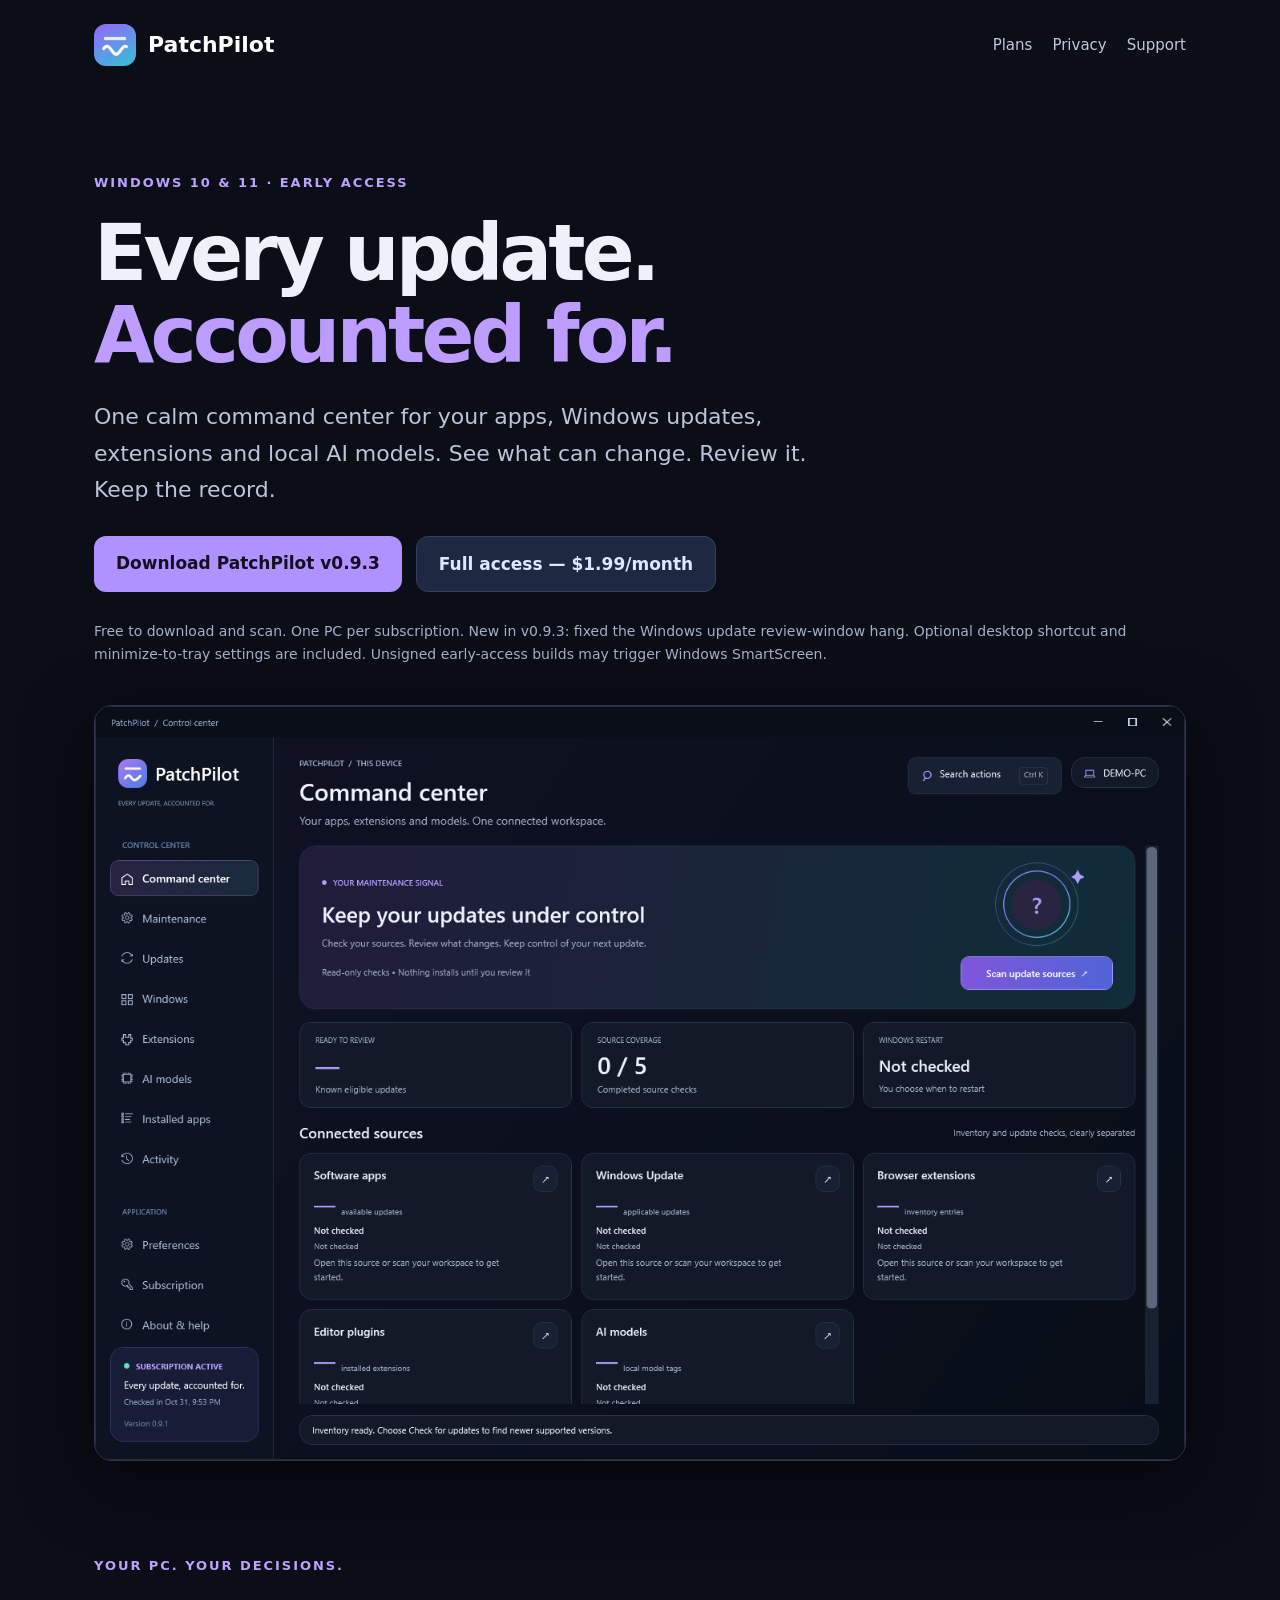
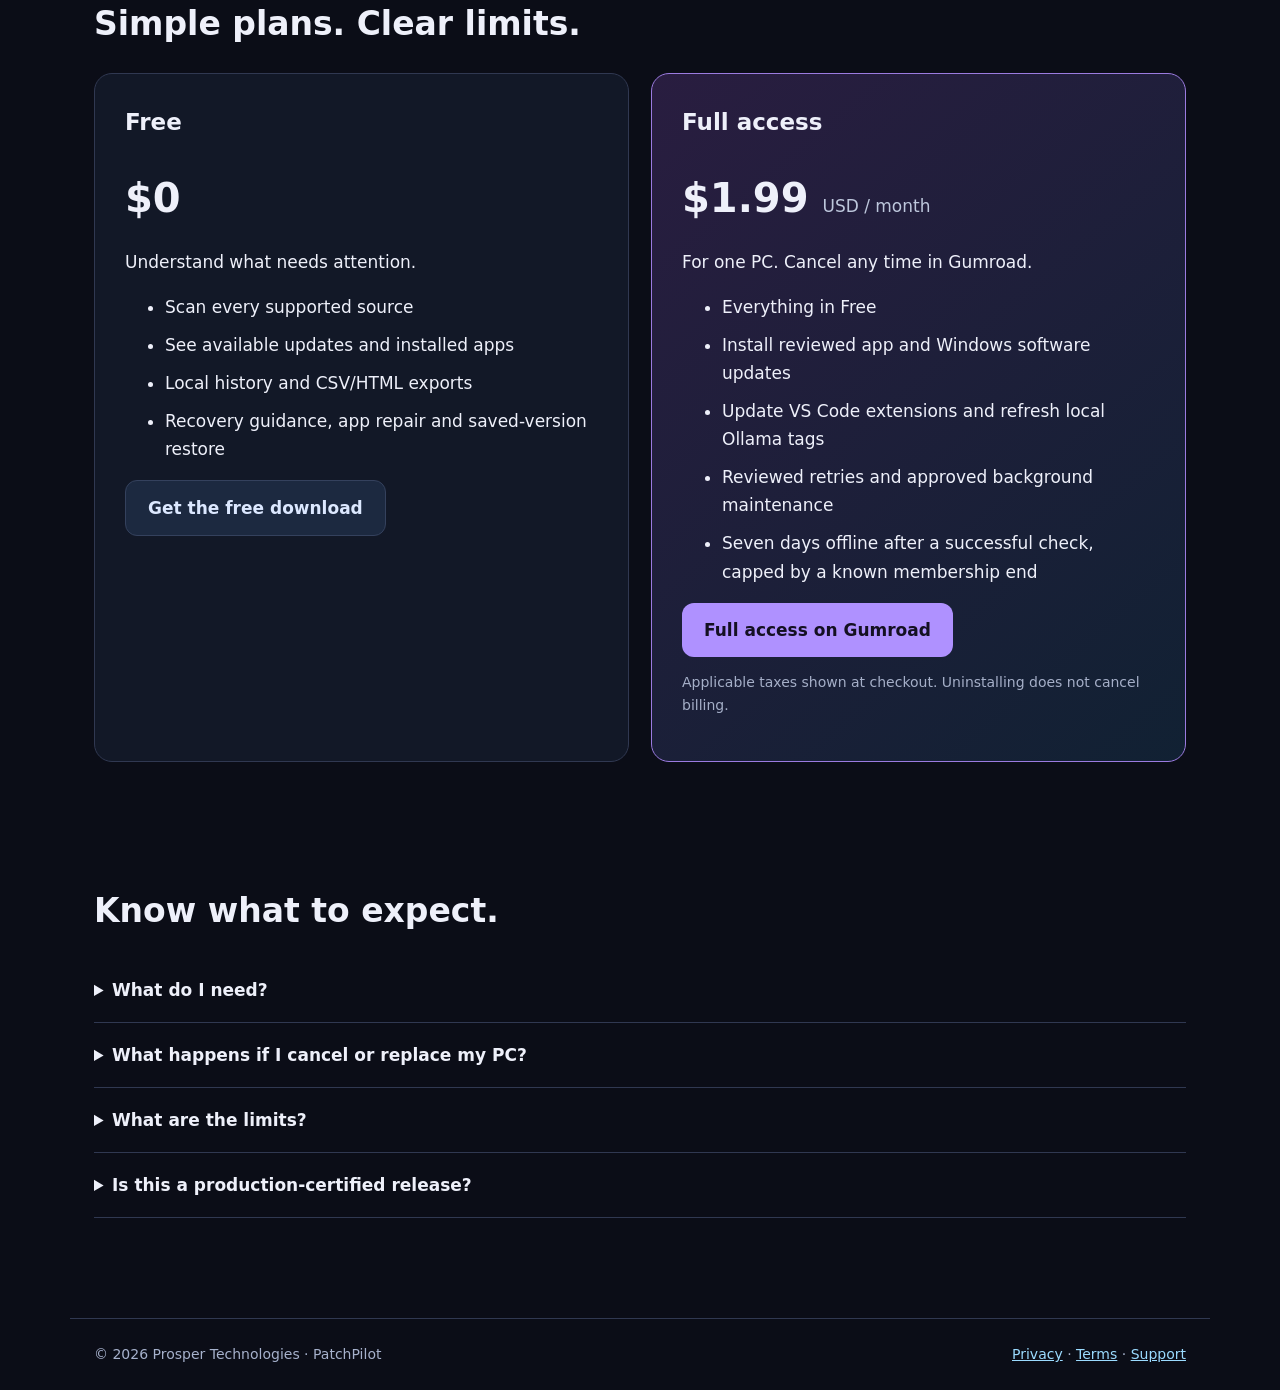
<file: docs/index.html>
<!doctype html><html lang="en"><head><meta charset="utf-8"><meta name="viewport" content="width=device-width,initial-scale=1"><meta name="description" content="PatchPilot: free Windows update checks and optional Full access for $1.99/month. By Prosper Technologies."><title>Windows updates you review · PatchPilot</title><link rel="icon" href="assets/icon.png"><link rel="stylesheet" href="style.css"></head><body><header><a class="brand" href="index.html"><img src="assets/icon.png" alt="">PatchPilot</a><nav><a href="index.html#plans">Plans</a><a href="privacy.html">Privacy</a><a href="mailto:Keith.Hudson@gmx.com">Support</a></nav></header><main><section class="hero"><div class="eyebrow">Windows 10 &amp; 11 · Early access</div><h1>Every update.<br><span>Accounted for.</span></h1><p class="lead">One calm command center for your apps, Windows updates, extensions and local AI models. See what can change. Review it. Keep the record.</p><div class="buttons"><a class="button" href="https://github.com/ProsperTechnology/patchpilot/releases/download/v0.9.3/PatchPilot-0.9.3-Setup.exe">Download PatchPilot v0.9.3</a><a class="button secondary" href="#plans">Full access — $1.99/month</a></div><p class="small">Free to download and scan. One PC per subscription. New in v0.9.3: fixed the Windows update review-window hang. Optional desktop shortcut and minimize-to-tray settings are included. Unsigned early-access builds may trigger Windows SmartScreen.</p><img class="shot" src="assets/preview-overview.png" alt="PatchPilot command center, dark theme"></section>
<section id="plans"><div class="eyebrow">Your PC. Your decisions.</div><h2>Simple plans. Clear limits.</h2><div class="grid"><article class="card"><h3>Free</h3><div class="price">$0</div><p>Understand what needs attention.</p><ul><li>Scan every supported source</li><li>See available updates and installed apps</li><li>Local history and CSV/HTML exports</li><li>Recovery guidance, app repair and saved-version restore</li></ul><a class="button secondary" href="https://github.com/ProsperTechnology/patchpilot/releases/download/v0.9.3/PatchPilot-0.9.3-Setup.exe">Get the free download</a></article><article class="card paid"><h3>Full access</h3><div class="price">$1.99 <small>USD / month</small></div><p>For one PC. Cancel any time in Gumroad.</p><ul><li>Everything in Free</li><li>Install reviewed app and Windows software updates</li><li>Update VS Code extensions and refresh local Ollama tags</li><li>Reviewed retries and approved background maintenance</li><li>Seven days offline after a successful check, capped by a known membership end</li></ul><a class="button" href="https://prospertechnology.gumroad.com/l/patchpilot">Full access on Gumroad</a><p class="small">Applicable taxes shown at checkout. Uninstalling does not cancel billing.</p></article></div></section>
<section><h2>Know what to expect.</h2><details><summary>What do I need?</summary><p>Windows 11 or Windows 10 22H2, x64. Desktop runtime included. WinGet (Microsoft App Installer) for app updates. Per-user installation. Windows updates use a separate administrator-approved review.</p></details><details><summary>What happens if I cancel or replace my PC?</summary><p>Paid features continue until your membership's effective end. Your installations and records remain, and active updates can finish. Move your license using Subscription → Your PCs. Previously signed offline access lasts until its expiry, at most seven days. Cancel billing in your Gumroad library.</p></details><details><summary>What are the limits?</summary><p>No drivers, general app/Windows rollback, antivirus or cloud remote management. Browser extensions stay browser-managed. VS Code supports stable/Insiders default profiles; Ollama is local only. Background maintenance needs the installed copy and a signed-in Windows session. It starts off and runs only for eligible per-user apps you approve. PatchPilot never requests an automatic restart.</p></details><details><summary>Is this a production-certified release?</summary><p>This is early access. Automated core, subscription and interface checks are included, while broad clean-machine and real vendor-update testing remains in progress. Current builds are unsigned. A checksum confirms file integrity; it is not a security audit.</p></details></section></main><footer><span>© 2026 Prosper Technologies · PatchPilot</span><span><a href="privacy.html">Privacy</a> · <a href="terms.html">Terms</a> · <a href="mailto:Keith.Hudson@gmx.com">Support</a></span></footer></body></html>
</file>
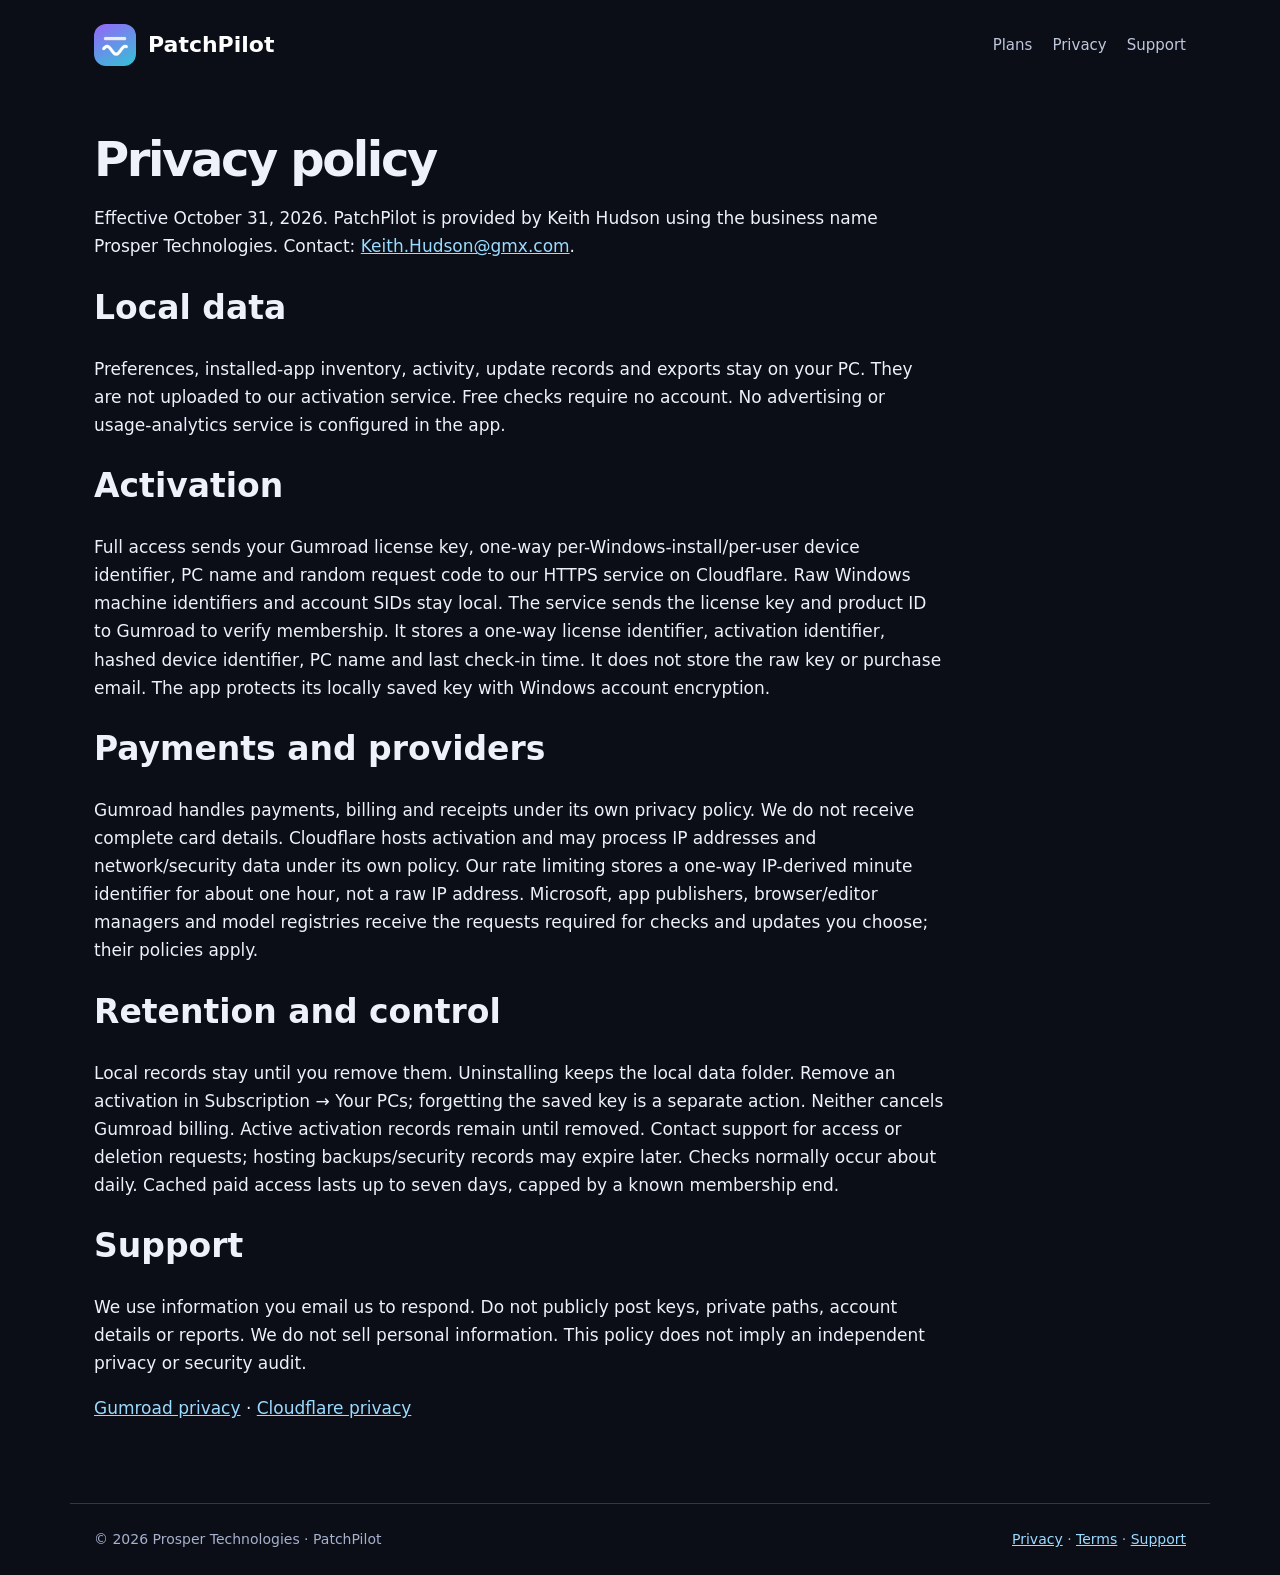
<file: docs/privacy.html>
<!doctype html><html lang="en"><head><meta charset="utf-8"><meta name="viewport" content="width=device-width,initial-scale=1"><meta name="description" content="PatchPilot: free Windows update checks and optional Full access for $1.99/month. By Prosper Technologies."><title>Privacy · PatchPilot</title><link rel="icon" href="assets/icon.png"><link rel="stylesheet" href="style.css"></head><body><header><a class="brand" href="index.html"><img src="assets/icon.png" alt="">PatchPilot</a><nav><a href="index.html#plans">Plans</a><a href="privacy.html">Privacy</a><a href="mailto:Keith.Hudson@gmx.com">Support</a></nav></header><main><article class="policy"><h1>Privacy policy</h1><p>Effective October 31, 2026. PatchPilot is provided by Keith Hudson using the business name Prosper Technologies. Contact: <a href="mailto:Keith.Hudson@gmx.com">Keith.Hudson@gmx.com</a>.</p><h2>Local data</h2><p>Preferences, installed-app inventory, activity, update records and exports stay on your PC. They are not uploaded to our activation service. Free checks require no account. No advertising or usage-analytics service is configured in the app.</p><h2>Activation</h2><p>Full access sends your Gumroad license key, one-way per-Windows-install/per-user device identifier, PC name and random request code to our HTTPS service on Cloudflare. Raw Windows machine identifiers and account SIDs stay local. The service sends the license key and product ID to Gumroad to verify membership. It stores a one-way license identifier, activation identifier, hashed device identifier, PC name and last check-in time. It does not store the raw key or purchase email. The app protects its locally saved key with Windows account encryption.</p><h2>Payments and providers</h2><p>Gumroad handles payments, billing and receipts under its own privacy policy. We do not receive complete card details. Cloudflare hosts activation and may process IP addresses and network/security data under its own policy. Our rate limiting stores a one-way IP-derived minute identifier for about one hour, not a raw IP address. Microsoft, app publishers, browser/editor managers and model registries receive the requests required for checks and updates you choose; their policies apply.</p><h2>Retention and control</h2><p>Local records stay until you remove them. Uninstalling keeps the local data folder. Remove an activation in Subscription → Your PCs; forgetting the saved key is a separate action. Neither cancels Gumroad billing. Active activation records remain until removed. Contact support for access or deletion requests; hosting backups/security records may expire later. Checks normally occur about daily. Cached paid access lasts up to seven days, capped by a known membership end.</p><h2>Support</h2><p>We use information you email us to respond. Do not publicly post keys, private paths, account details or reports. We do not sell personal information. This policy does not imply an independent privacy or security audit.</p><p><a href="https://gumroad.com/privacy">Gumroad privacy</a> · <a href="https://www.cloudflare.com/privacypolicy/">Cloudflare privacy</a></p></article></main><footer><span>© 2026 Prosper Technologies · PatchPilot</span><span><a href="privacy.html">Privacy</a> · <a href="terms.html">Terms</a> · <a href="mailto:Keith.Hudson@gmx.com">Support</a></span></footer></body></html>
</file>
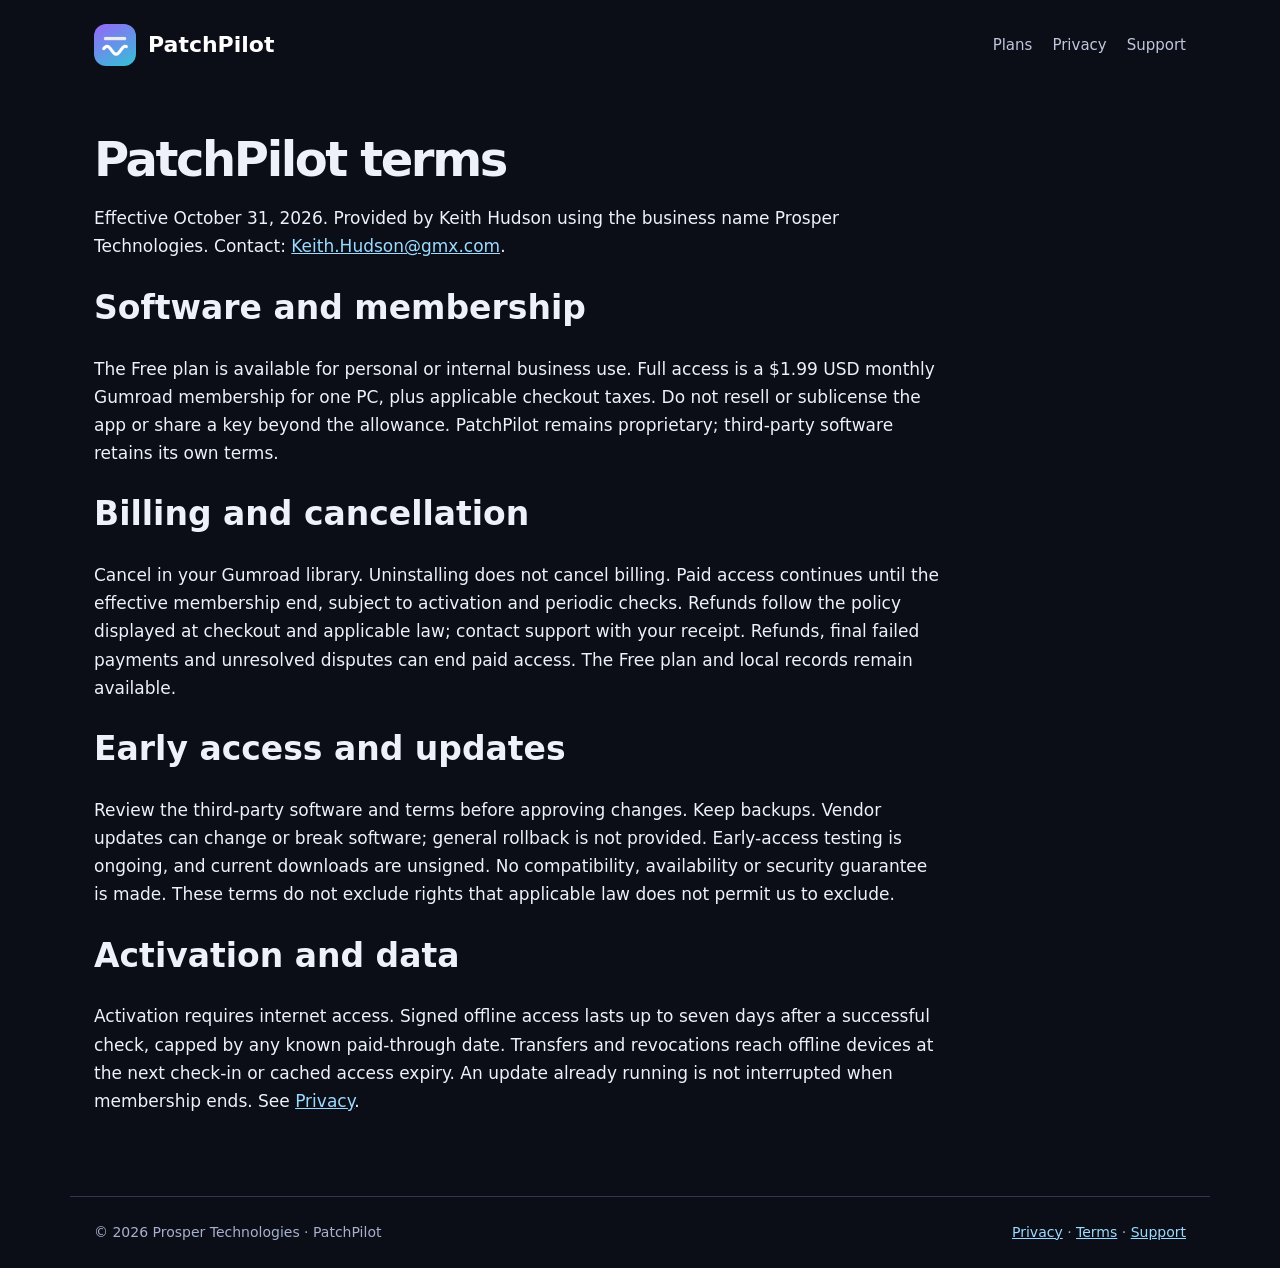
<file: docs/terms.html>
<!doctype html><html lang="en"><head><meta charset="utf-8"><meta name="viewport" content="width=device-width,initial-scale=1"><meta name="description" content="PatchPilot: free Windows update checks and optional Full access for $1.99/month. By Prosper Technologies."><title>Terms · PatchPilot</title><link rel="icon" href="assets/icon.png"><link rel="stylesheet" href="style.css"></head><body><header><a class="brand" href="index.html"><img src="assets/icon.png" alt="">PatchPilot</a><nav><a href="index.html#plans">Plans</a><a href="privacy.html">Privacy</a><a href="mailto:Keith.Hudson@gmx.com">Support</a></nav></header><main><article class="policy"><h1>PatchPilot terms</h1><p>Effective October 31, 2026. Provided by Keith Hudson using the business name Prosper Technologies. Contact: <a href="mailto:Keith.Hudson@gmx.com">Keith.Hudson@gmx.com</a>.</p><h2>Software and membership</h2><p>The Free plan is available for personal or internal business use. Full access is a $1.99 USD monthly Gumroad membership for one PC, plus applicable checkout taxes. Do not resell or sublicense the app or share a key beyond the allowance. PatchPilot remains proprietary; third-party software retains its own terms.</p><h2>Billing and cancellation</h2><p>Cancel in your Gumroad library. Uninstalling does not cancel billing. Paid access continues until the effective membership end, subject to activation and periodic checks. Refunds follow the policy displayed at checkout and applicable law; contact support with your receipt. Refunds, final failed payments and unresolved disputes can end paid access. The Free plan and local records remain available.</p><h2>Early access and updates</h2><p>Review the third-party software and terms before approving changes. Keep backups. Vendor updates can change or break software; general rollback is not provided. Early-access testing is ongoing, and current downloads are unsigned. No compatibility, availability or security guarantee is made. These terms do not exclude rights that applicable law does not permit us to exclude.</p><h2>Activation and data</h2><p>Activation requires internet access. Signed offline access lasts up to seven days after a successful check, capped by any known paid-through date. Transfers and revocations reach offline devices at the next check-in or cached access expiry. An update already running is not interrupted when membership ends. See <a href="privacy.html">Privacy</a>.</p></article></main><footer><span>© 2026 Prosper Technologies · PatchPilot</span><span><a href="privacy.html">Privacy</a> · <a href="terms.html">Terms</a> · <a href="mailto:Keith.Hudson@gmx.com">Support</a></span></footer></body></html>
</file>
<file: docs/style.css>
*{box-sizing:border-box}html{color-scheme:dark;scroll-behavior:smooth}body{margin:0;background:#0b0d17;color:#eef0fa;font:17px/1.65 system-ui,Segoe UI,sans-serif}a{color:#9bdbff}header,main,footer{max-width:1140px;margin:auto;padding:24px}header{display:flex;align-items:center;justify-content:space-between;gap:24px}.brand{display:flex;align-items:center;gap:12px;font-size:22px;font-weight:750;color:white;text-decoration:none}.brand img{width:42px;border-radius:12px}nav{display:flex;gap:20px}nav a{color:#bfc7dc;text-decoration:none;font-size:15px}.hero{padding:58px 0 25px}.eyebrow{color:#bda0ff;font-weight:700;font-size:13px;letter-spacing:.15em;text-transform:uppercase}h1{font-size:clamp(44px,7vw,78px);line-height:1.05;letter-spacing:-.05em;margin:20px 0}h1 span{color:#bc9dff}.lead{max-width:760px;font-size:22px;color:#bcc4da}h2{font-size:33px;line-height:1.2}h3{font-size:23px;margin-top:0}.buttons{display:flex;gap:14px;flex-wrap:wrap;margin:28px 0}.button{display:inline-block;background:#af91ff;color:#141022;border-radius:12px;padding:13px 22px;font-weight:750;text-decoration:none}.secondary{background:#1c2940;color:#dce8ff;border:1px solid #34415d}.small{font-size:14px;color:#a5afc8}.shot{width:100%;border:1px solid #34334e;border-radius:18px;box-shadow:0 20px 70px #0009;margin:25px 0}.grid{display:grid;grid-template-columns:1fr 1fr;gap:22px;margin:30px 0}.card{border:1px solid #303851;border-radius:18px;padding:30px;background:#121827}.paid{border-color:#9b7be0;background:linear-gradient(140deg,#291d40,#112133)}.price{font-size:40px;font-weight:750}.price small{font-size:17px;font-weight:400;color:#bdc7dc}li{margin:10px 0}section{padding:36px 0}details{border-bottom:1px solid #303851;padding:18px 0}summary{font-weight:650;cursor:pointer}footer{border-top:1px solid #303851;margin-top:40px;display:flex;justify-content:space-between;gap:20px;font-size:14px;color:#a6b1cc}.policy{max-width:850px}.policy h1{font-size:48px}@media(max-width:700px){.grid{grid-template-columns:1fr}nav{gap:10px;flex-wrap:wrap;justify-content:flex-end}.lead{font-size:19px}.hero{padding-top:25px}footer{display:block}}
</file>
